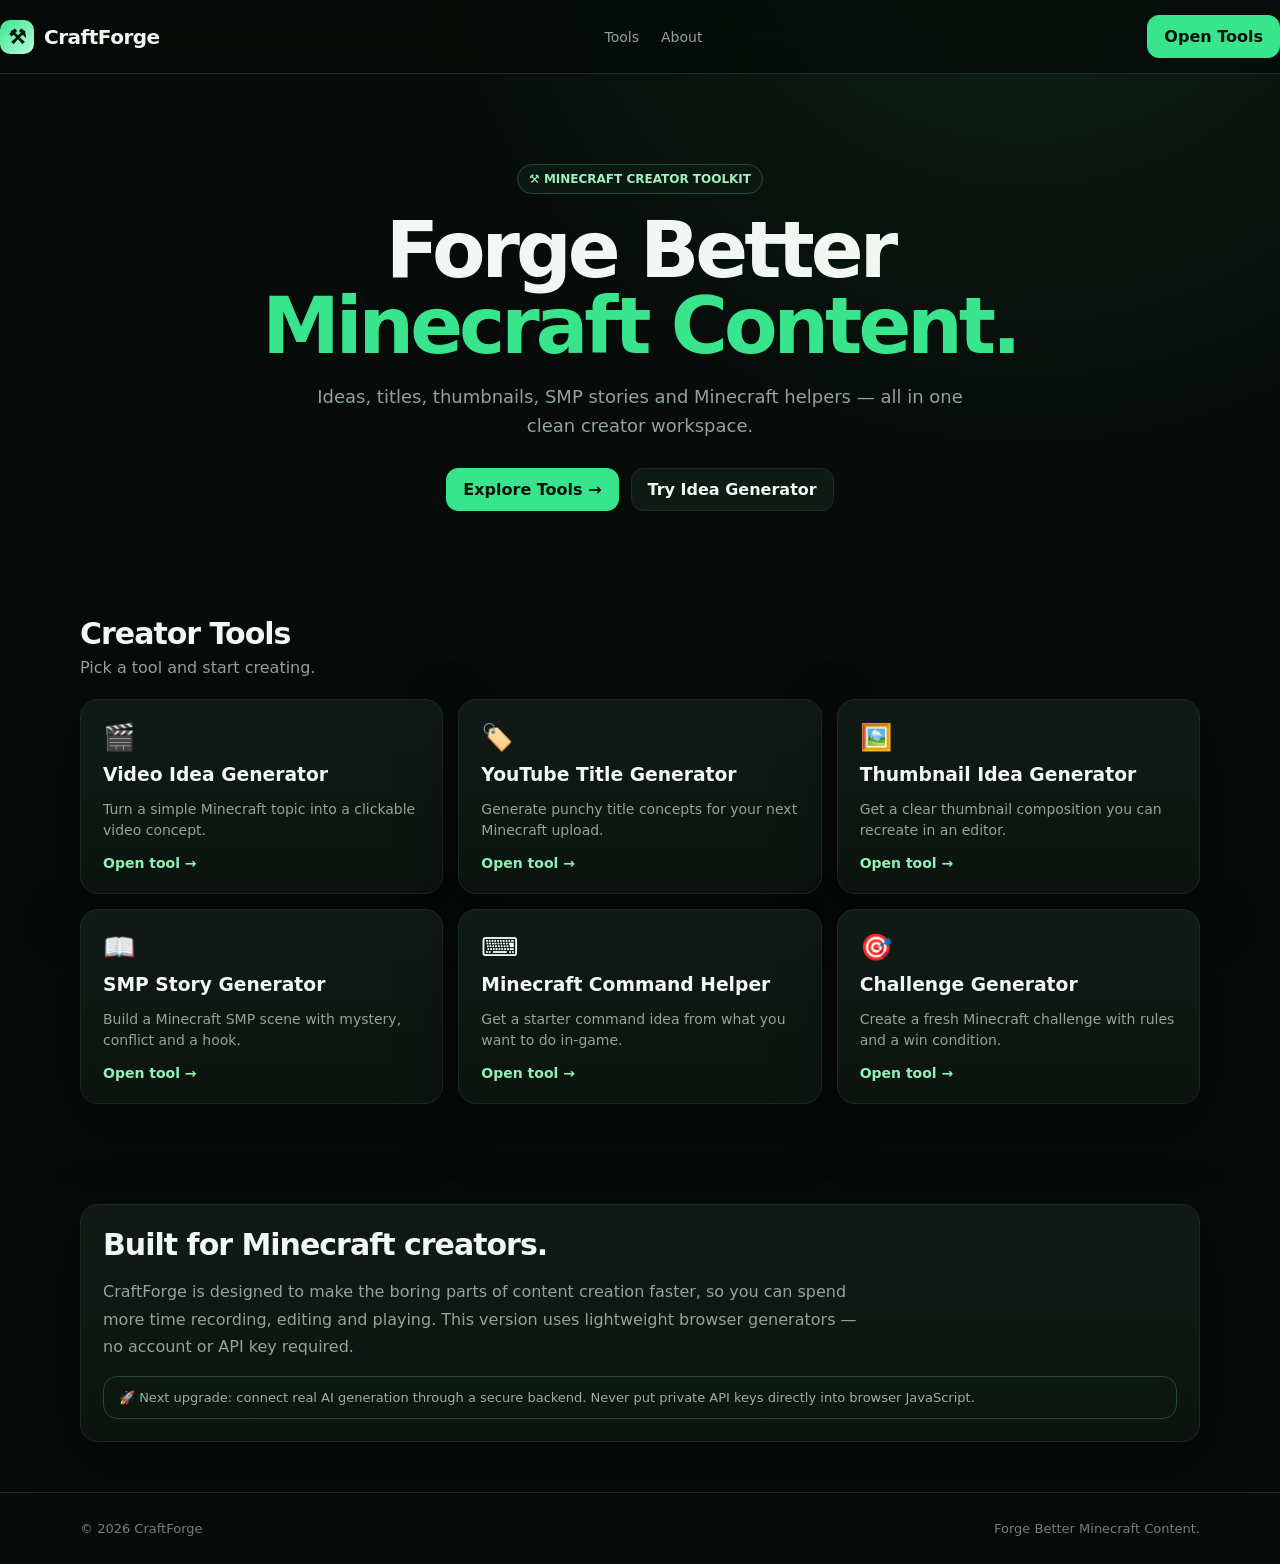
<file: index.html>
<!doctype html><html lang="en"><head><meta charset="utf-8"><meta name="viewport" content="width=device-width,initial-scale=1"><title>CraftForge — Minecraft Creator Toolkit</title><meta name="description" content="CraftForge — tools for Minecraft creators. Forge better Minecraft content."><link rel="stylesheet" href="style.css"></head><body>
<nav class="nav"><div class="wrap" style="display:flex;align-items:center;justify-content:space-between;width:100%"><a class="logo" href="index.html"><span class="logo-mark">⚒</span>CraftForge</a><div class="navlinks"><a href="#tools">Tools</a><a href="#about">About</a></div><a class="btn primary" href="#tools">Open Tools</a></div></nav>
<header class="hero"><div class="wrap"><span class="badge">⚒ MINECRAFT CREATOR TOOLKIT</span><h1>Forge Better<br><span>Minecraft Content.</span></h1><p>Ideas, titles, thumbnails, SMP stories and Minecraft helpers — all in one clean creator workspace.</p><div class="actions"><a class="btn primary" href="#tools">Explore Tools →</a><a class="btn" href="tools/video-ideas.html">Try Idea Generator</a></div></div></header>
<section class="section" id="tools"><div class="wrap"><div class="section-head"><div><h2>Creator Tools</h2><p>Pick a tool and start creating.</p></div></div><div class="tools">
<a class="card tool-card" href="tools/video-ideas.html"><div><div class="icon">🎬</div><h3>Video Idea Generator</h3><p>Turn a simple Minecraft topic into a clickable video concept.</p></div><span class="tool-link">Open tool →</span></a><a class="card tool-card" href="tools/titles.html"><div><div class="icon">🏷️</div><h3>YouTube Title Generator</h3><p>Generate punchy title concepts for your next Minecraft upload.</p></div><span class="tool-link">Open tool →</span></a><a class="card tool-card" href="tools/thumbnails.html"><div><div class="icon">🖼️</div><h3>Thumbnail Idea Generator</h3><p>Get a clear thumbnail composition you can recreate in an editor.</p></div><span class="tool-link">Open tool →</span></a><a class="card tool-card" href="tools/smp-story.html"><div><div class="icon">📖</div><h3>SMP Story Generator</h3><p>Build a Minecraft SMP scene with mystery, conflict and a hook.</p></div><span class="tool-link">Open tool →</span></a><a class="card tool-card" href="tools/commands.html"><div><div class="icon">⌨️</div><h3>Minecraft Command Helper</h3><p>Get a starter command idea from what you want to do in-game.</p></div><span class="tool-link">Open tool →</span></a><a class="card tool-card" href="tools/challenges.html"><div><div class="icon">🎯</div><h3>Challenge Generator</h3><p>Create a fresh Minecraft challenge with rules and a win condition.</p></div><span class="tool-link">Open tool →</span></a>
</div></div></section>
<section class="section" id="about"><div class="wrap"><div class="card"><h2>Built for Minecraft creators.</h2><p style="color:var(--muted);line-height:1.7;max-width:760px">CraftForge is designed to make the boring parts of content creation faster, so you can spend more time recording, editing and playing. This version uses lightweight browser generators — no account or API key required.</p><div class="notice">🚀 Next upgrade: connect real AI generation through a secure backend. Never put private API keys directly into browser JavaScript.</div></div></div></section>
<footer><div class="wrap footer-row"><span>© 2026 CraftForge</span><span>Forge Better Minecraft Content.</span></div></footer></body></html>
</file>
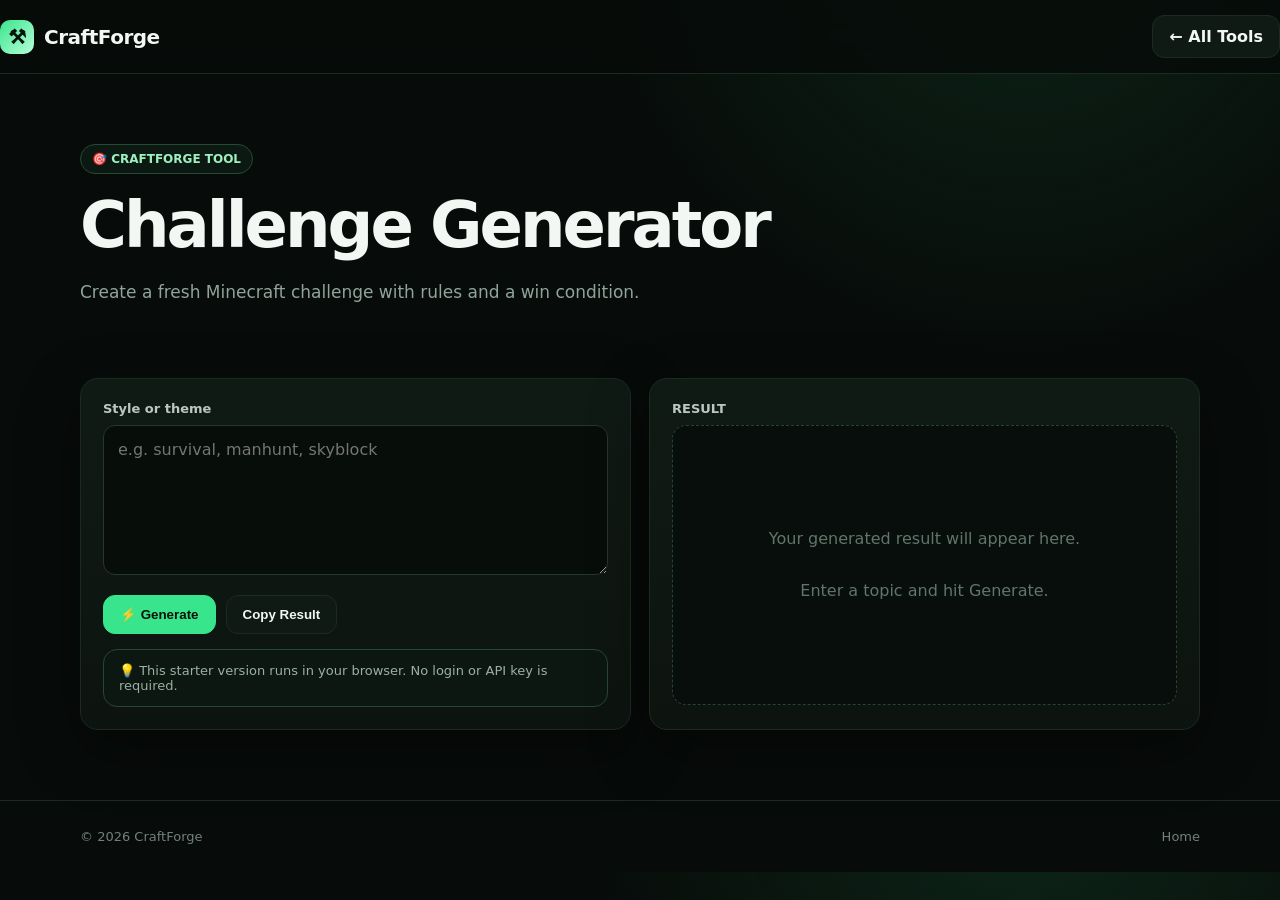
<file: tools/challenges.html>
<!doctype html><html lang="en"><head><meta charset="utf-8"><meta name="viewport" content="width=device-width,initial-scale=1"><title>Challenge Generator — CraftForge</title><meta name="description" content="Create a fresh Minecraft challenge with rules and a win condition."><link rel="stylesheet" href="../style.css"></head><body data-tool="challenges">
<nav class="nav"><div class="wrap" style="display:flex;align-items:center;justify-content:space-between;width:100%"><a class="logo" href="../index.html"><span class="logo-mark">⚒</span>CraftForge</a><a class="btn" href="../index.html#tools">← All Tools</a></div></nav>
<main class="wrap"><section class="tool-hero"><span class="badge">🎯 CRAFTFORGE TOOL</span><h1>Challenge Generator</h1><p>Create a fresh Minecraft challenge with rules and a win condition.</p></section>
<section class="workspace"><div class="card"><div class="field"><label class="label" for="topic">Style or theme</label><textarea id="topic" placeholder="e.g. survival, manhunt, skyblock"></textarea></div><div class="tool-actions"><button class="btn primary" id="generate">⚡ Generate</button><button class="btn" id="copy">Copy Result</button></div><div class="notice">💡 This starter version runs in your browser. No login or API key is required.</div></div>
<div class="card"><label class="label">RESULT</label><div id="result" class="result empty">Your generated result will appear here.<br><br>Enter a topic and hit Generate.</div></div></section></main>
<footer><div class="wrap footer-row"><span>© 2026 CraftForge</span><a href="../index.html">Home</a></div></footer><script src="../script.js"></script></body></html>
</file>
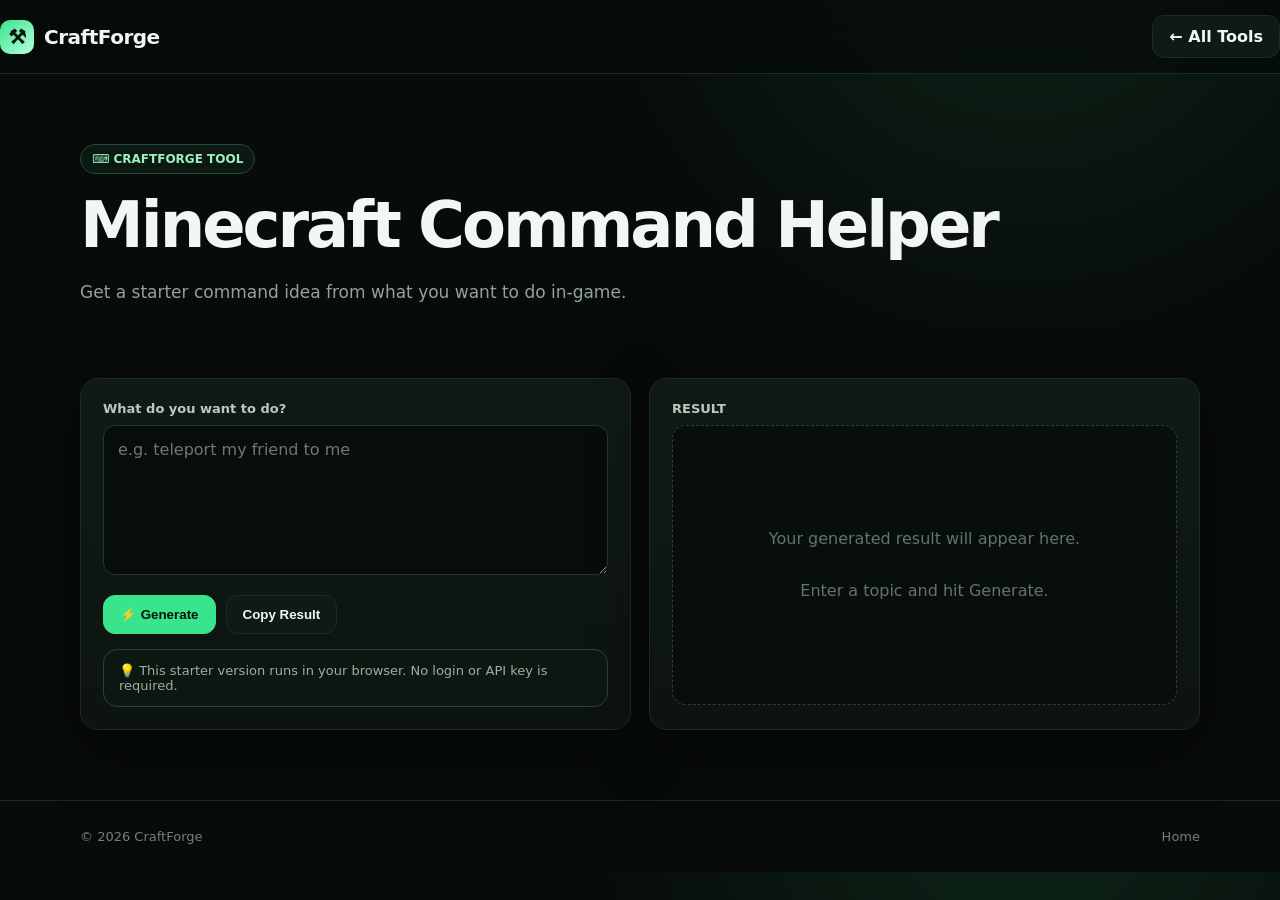
<file: tools/commands.html>
<!doctype html><html lang="en"><head><meta charset="utf-8"><meta name="viewport" content="width=device-width,initial-scale=1"><title>Minecraft Command Helper — CraftForge</title><meta name="description" content="Get a starter command idea from what you want to do in-game."><link rel="stylesheet" href="../style.css"></head><body data-tool="commands">
<nav class="nav"><div class="wrap" style="display:flex;align-items:center;justify-content:space-between;width:100%"><a class="logo" href="../index.html"><span class="logo-mark">⚒</span>CraftForge</a><a class="btn" href="../index.html#tools">← All Tools</a></div></nav>
<main class="wrap"><section class="tool-hero"><span class="badge">⌨️ CRAFTFORGE TOOL</span><h1>Minecraft Command Helper</h1><p>Get a starter command idea from what you want to do in-game.</p></section>
<section class="workspace"><div class="card"><div class="field"><label class="label" for="topic">What do you want to do?</label><textarea id="topic" placeholder="e.g. teleport my friend to me"></textarea></div><div class="tool-actions"><button class="btn primary" id="generate">⚡ Generate</button><button class="btn" id="copy">Copy Result</button></div><div class="notice">💡 This starter version runs in your browser. No login or API key is required.</div></div>
<div class="card"><label class="label">RESULT</label><div id="result" class="result empty">Your generated result will appear here.<br><br>Enter a topic and hit Generate.</div></div></section></main>
<footer><div class="wrap footer-row"><span>© 2026 CraftForge</span><a href="../index.html">Home</a></div></footer><script src="../script.js"></script></body></html>
</file>
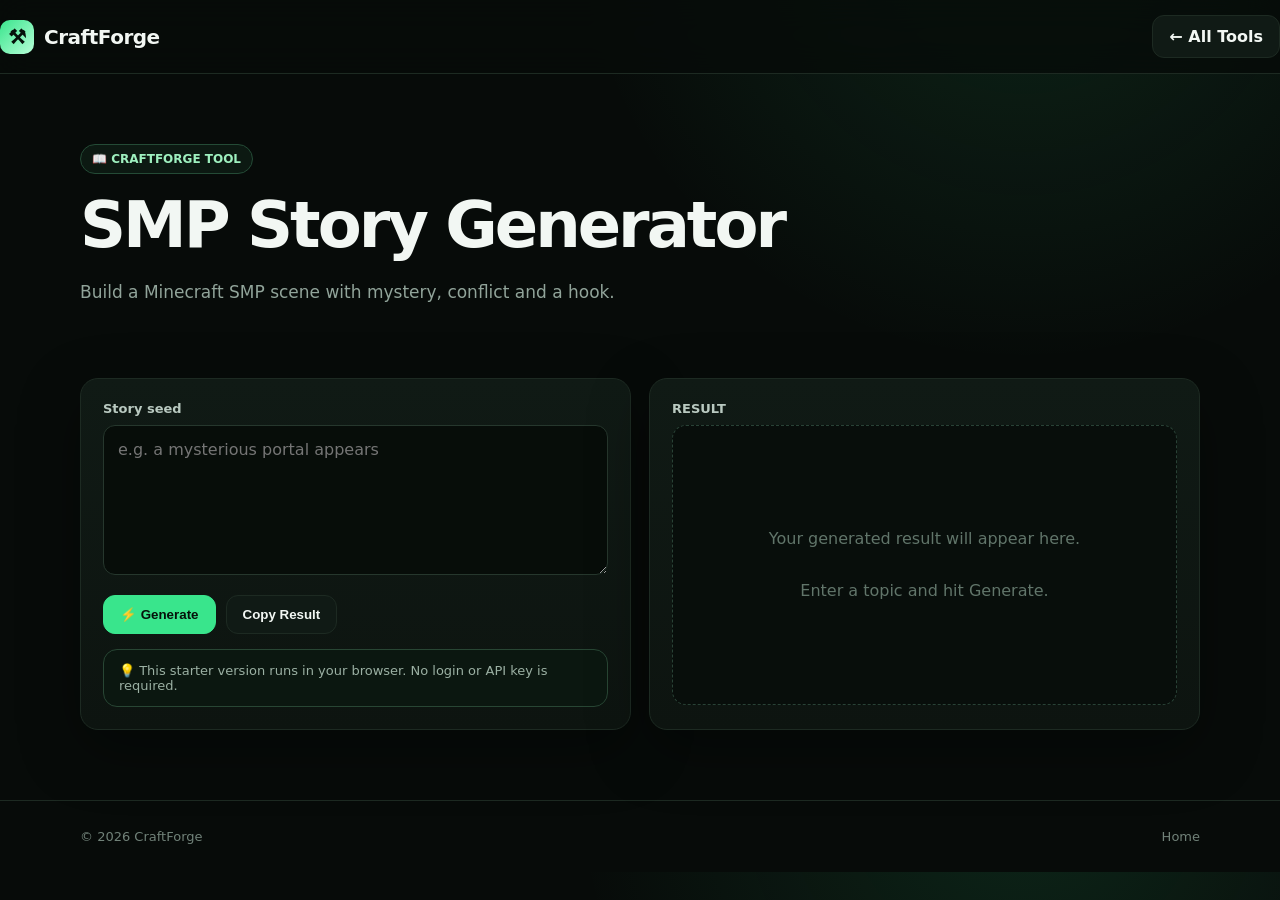
<file: tools/smp-story.html>
<!doctype html><html lang="en"><head><meta charset="utf-8"><meta name="viewport" content="width=device-width,initial-scale=1"><title>SMP Story Generator — CraftForge</title><meta name="description" content="Build a Minecraft SMP scene with mystery, conflict and a hook."><link rel="stylesheet" href="../style.css"></head><body data-tool="smp-story">
<nav class="nav"><div class="wrap" style="display:flex;align-items:center;justify-content:space-between;width:100%"><a class="logo" href="../index.html"><span class="logo-mark">⚒</span>CraftForge</a><a class="btn" href="../index.html#tools">← All Tools</a></div></nav>
<main class="wrap"><section class="tool-hero"><span class="badge">📖 CRAFTFORGE TOOL</span><h1>SMP Story Generator</h1><p>Build a Minecraft SMP scene with mystery, conflict and a hook.</p></section>
<section class="workspace"><div class="card"><div class="field"><label class="label" for="topic">Story seed</label><textarea id="topic" placeholder="e.g. a mysterious portal appears"></textarea></div><div class="tool-actions"><button class="btn primary" id="generate">⚡ Generate</button><button class="btn" id="copy">Copy Result</button></div><div class="notice">💡 This starter version runs in your browser. No login or API key is required.</div></div>
<div class="card"><label class="label">RESULT</label><div id="result" class="result empty">Your generated result will appear here.<br><br>Enter a topic and hit Generate.</div></div></section></main>
<footer><div class="wrap footer-row"><span>© 2026 CraftForge</span><a href="../index.html">Home</a></div></footer><script src="../script.js"></script></body></html>
</file>
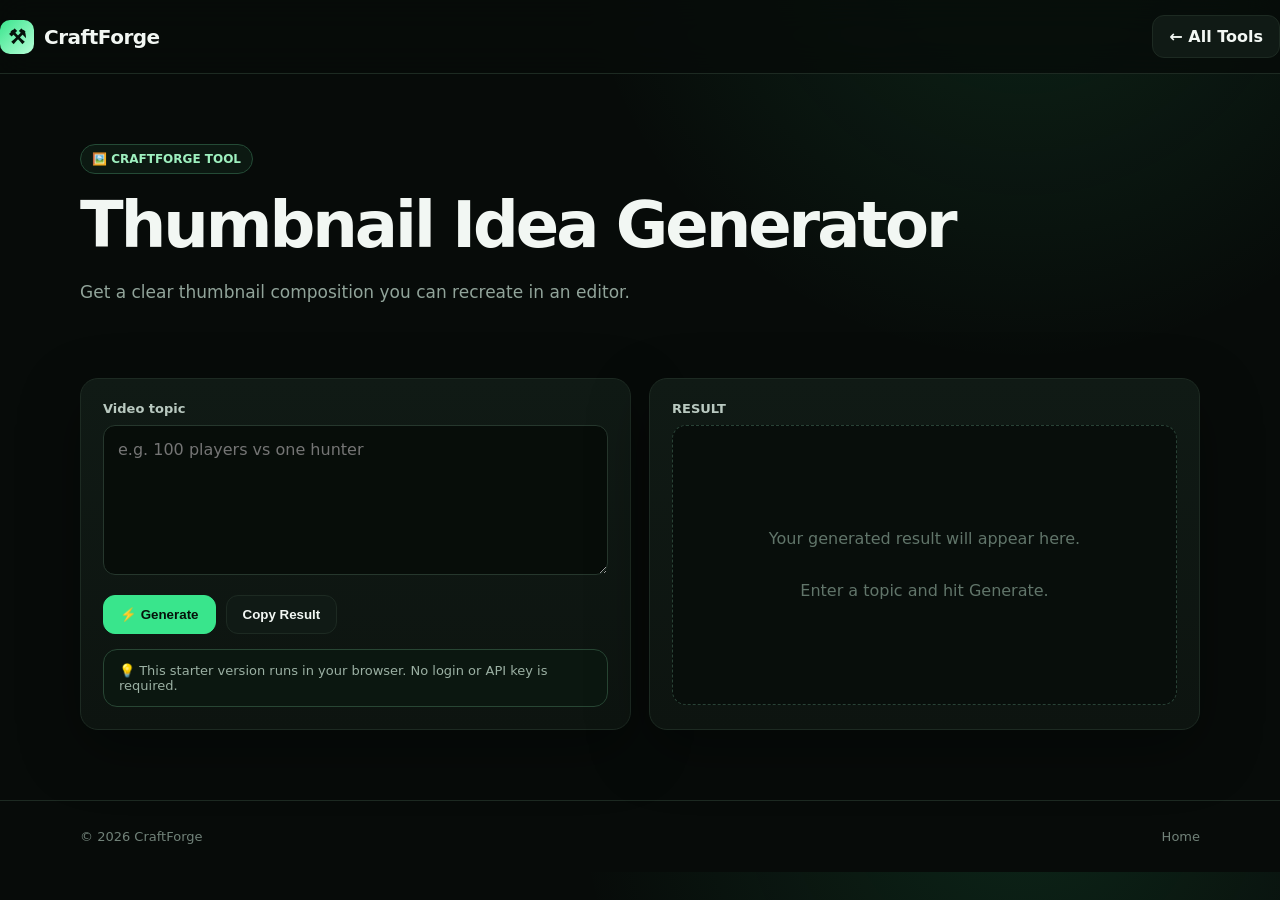
<file: tools/thumbnails.html>
<!doctype html><html lang="en"><head><meta charset="utf-8"><meta name="viewport" content="width=device-width,initial-scale=1"><title>Thumbnail Idea Generator — CraftForge</title><meta name="description" content="Get a clear thumbnail composition you can recreate in an editor."><link rel="stylesheet" href="../style.css"></head><body data-tool="thumbnails">
<nav class="nav"><div class="wrap" style="display:flex;align-items:center;justify-content:space-between;width:100%"><a class="logo" href="../index.html"><span class="logo-mark">⚒</span>CraftForge</a><a class="btn" href="../index.html#tools">← All Tools</a></div></nav>
<main class="wrap"><section class="tool-hero"><span class="badge">🖼️ CRAFTFORGE TOOL</span><h1>Thumbnail Idea Generator</h1><p>Get a clear thumbnail composition you can recreate in an editor.</p></section>
<section class="workspace"><div class="card"><div class="field"><label class="label" for="topic">Video topic</label><textarea id="topic" placeholder="e.g. 100 players vs one hunter"></textarea></div><div class="tool-actions"><button class="btn primary" id="generate">⚡ Generate</button><button class="btn" id="copy">Copy Result</button></div><div class="notice">💡 This starter version runs in your browser. No login or API key is required.</div></div>
<div class="card"><label class="label">RESULT</label><div id="result" class="result empty">Your generated result will appear here.<br><br>Enter a topic and hit Generate.</div></div></section></main>
<footer><div class="wrap footer-row"><span>© 2026 CraftForge</span><a href="../index.html">Home</a></div></footer><script src="../script.js"></script></body></html>
</file>
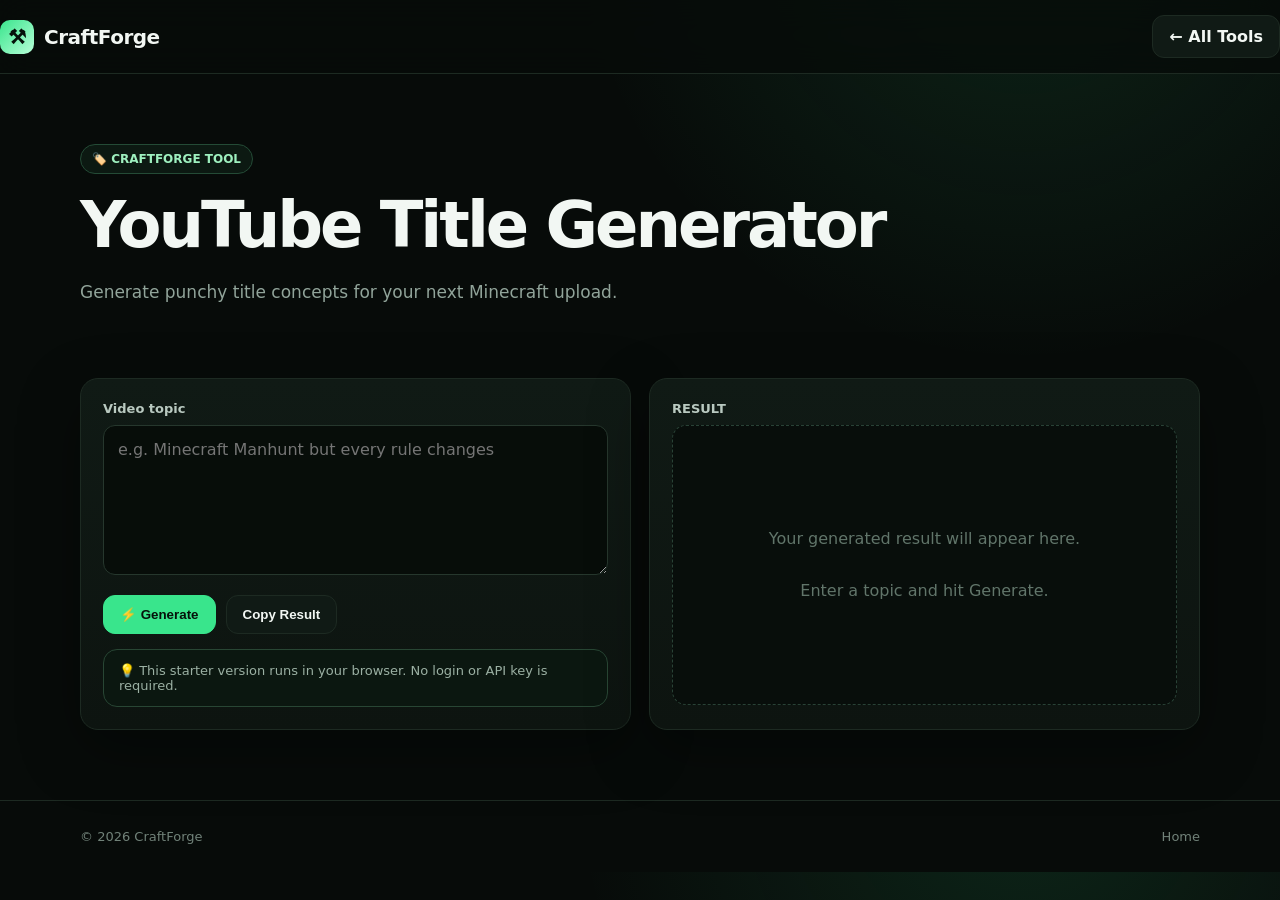
<file: tools/titles.html>
<!doctype html><html lang="en"><head><meta charset="utf-8"><meta name="viewport" content="width=device-width,initial-scale=1"><title>YouTube Title Generator — CraftForge</title><meta name="description" content="Generate punchy title concepts for your next Minecraft upload."><link rel="stylesheet" href="../style.css"></head><body data-tool="titles">
<nav class="nav"><div class="wrap" style="display:flex;align-items:center;justify-content:space-between;width:100%"><a class="logo" href="../index.html"><span class="logo-mark">⚒</span>CraftForge</a><a class="btn" href="../index.html#tools">← All Tools</a></div></nav>
<main class="wrap"><section class="tool-hero"><span class="badge">🏷️ CRAFTFORGE TOOL</span><h1>YouTube Title Generator</h1><p>Generate punchy title concepts for your next Minecraft upload.</p></section>
<section class="workspace"><div class="card"><div class="field"><label class="label" for="topic">Video topic</label><textarea id="topic" placeholder="e.g. Minecraft Manhunt but every rule changes"></textarea></div><div class="tool-actions"><button class="btn primary" id="generate">⚡ Generate</button><button class="btn" id="copy">Copy Result</button></div><div class="notice">💡 This starter version runs in your browser. No login or API key is required.</div></div>
<div class="card"><label class="label">RESULT</label><div id="result" class="result empty">Your generated result will appear here.<br><br>Enter a topic and hit Generate.</div></div></section></main>
<footer><div class="wrap footer-row"><span>© 2026 CraftForge</span><a href="../index.html">Home</a></div></footer><script src="../script.js"></script></body></html>
</file>
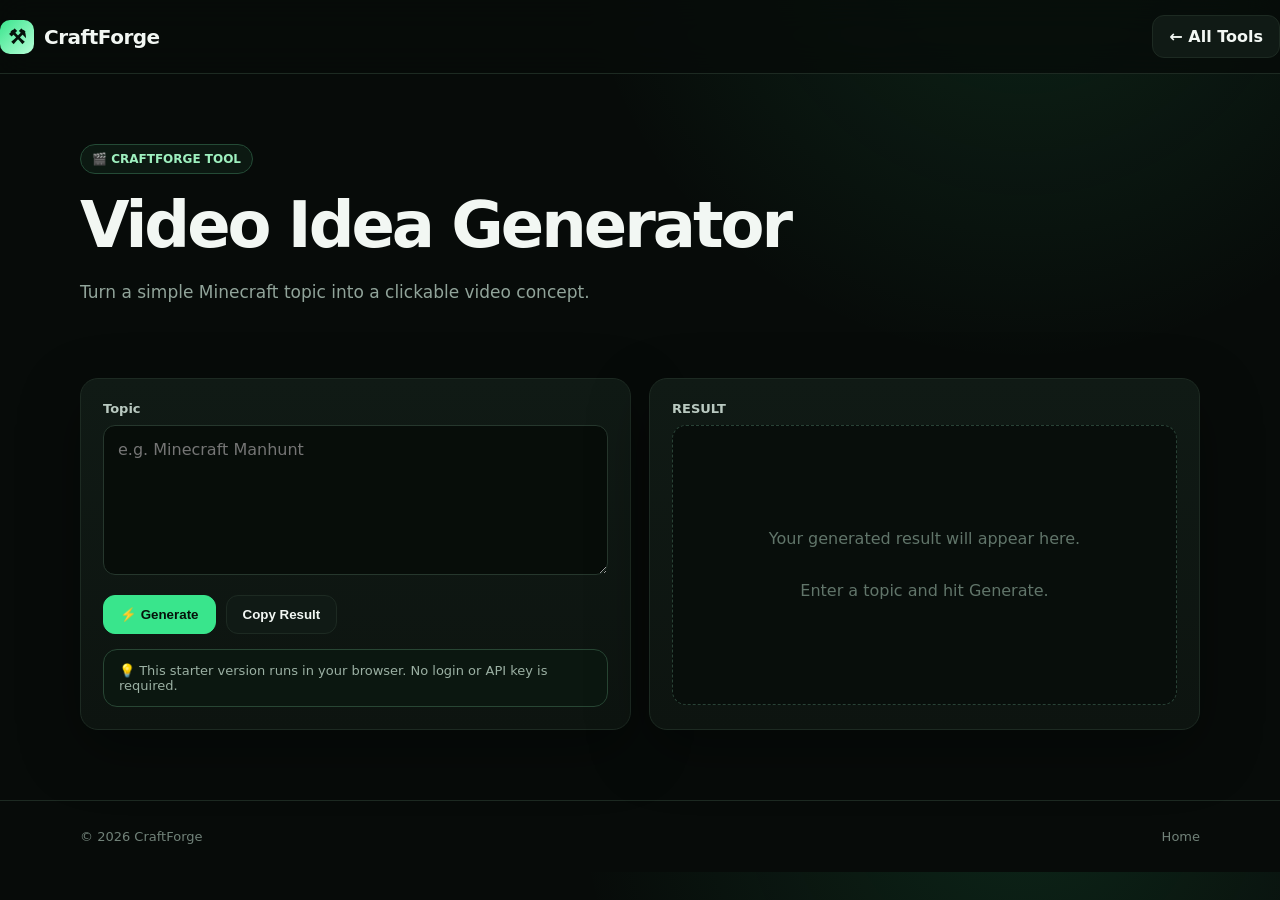
<file: tools/video-ideas.html>
<!doctype html><html lang="en"><head><meta charset="utf-8"><meta name="viewport" content="width=device-width,initial-scale=1"><title>Video Idea Generator — CraftForge</title><meta name="description" content="Turn a simple Minecraft topic into a clickable video concept."><link rel="stylesheet" href="../style.css"></head><body data-tool="video-ideas">
<nav class="nav"><div class="wrap" style="display:flex;align-items:center;justify-content:space-between;width:100%"><a class="logo" href="../index.html"><span class="logo-mark">⚒</span>CraftForge</a><a class="btn" href="../index.html#tools">← All Tools</a></div></nav>
<main class="wrap"><section class="tool-hero"><span class="badge">🎬 CRAFTFORGE TOOL</span><h1>Video Idea Generator</h1><p>Turn a simple Minecraft topic into a clickable video concept.</p></section>
<section class="workspace"><div class="card"><div class="field"><label class="label" for="topic">Topic</label><textarea id="topic" placeholder="e.g. Minecraft Manhunt"></textarea></div><div class="tool-actions"><button class="btn primary" id="generate">⚡ Generate</button><button class="btn" id="copy">Copy Result</button></div><div class="notice">💡 This starter version runs in your browser. No login or API key is required.</div></div>
<div class="card"><label class="label">RESULT</label><div id="result" class="result empty">Your generated result will appear here.<br><br>Enter a topic and hit Generate.</div></div></section></main>
<footer><div class="wrap footer-row"><span>© 2026 CraftForge</span><a href="../index.html">Home</a></div></footer><script src="../script.js"></script></body></html>
</file>
<file: style.css>
:root{
  --bg:#070b09;--panel:#0d1410;--panel2:#101a15;--line:#1d2a22;
  --text:#f2f7f3;--muted:#91a49a;--green:#39e58c;--green2:#20b96d;
  --shadow:0 20px 60px rgba(0,0,0,.35);--radius:18px
}
*{box-sizing:border-box}html{scroll-behavior:smooth}body{
  margin:0;background:radial-gradient(circle at 80% -10%,rgba(57,229,140,.12),transparent 32%),var(--bg);
  color:var(--text);font-family:Inter,ui-sans-serif,system-ui,-apple-system,Segoe UI,sans-serif
}
a{color:inherit;text-decoration:none}.wrap{width:min(1120px,calc(100% - 36px));margin:auto}
.nav{height:74px;border-bottom:1px solid var(--line);display:flex;align-items:center;justify-content:space-between;position:sticky;top:0;background:rgba(7,11,9,.82);backdrop-filter:blur(16px);z-index:10}
.logo{display:flex;align-items:center;gap:10px;font-weight:900;letter-spacing:-.5px;font-size:20px}.logo-mark{width:34px;height:34px;border-radius:10px;background:linear-gradient(135deg,var(--green),#b7ffd8);display:grid;place-items:center;color:#06110a;font-weight:1000}
.navlinks{display:flex;gap:22px;color:var(--muted);font-size:14px}.navlinks a:hover{color:var(--text)}
.btn{border:1px solid var(--line);background:var(--panel2);color:var(--text);padding:11px 16px;border-radius:12px;font-weight:800;cursor:pointer;display:inline-flex;align-items:center;gap:8px}.btn.primary{background:var(--green);color:#06110a;border-color:var(--green)}.btn:hover{transform:translateY(-1px)}
.hero{padding:90px 0 55px;text-align:center}.badge{display:inline-flex;border:1px solid #244b36;background:#0c1912;color:#9ef0bf;padding:7px 11px;border-radius:999px;font-size:12px;font-weight:800}.hero h1{font-size:clamp(44px,7vw,78px);line-height:.98;margin:18px auto;letter-spacing:-4px;max-width:900px}.hero h1 span{color:var(--green)}.hero p{color:var(--muted);max-width:680px;margin:0 auto 28px;font-size:18px;line-height:1.6}.actions{display:flex;justify-content:center;gap:12px;flex-wrap:wrap}
.section{padding:50px 0}.section-head{display:flex;justify-content:space-between;align-items:end;margin-bottom:22px}.section h2{font-size:30px;margin:0;letter-spacing:-1px}.section-head p{color:var(--muted);margin:7px 0 0}.tools{display:grid;grid-template-columns:repeat(3,1fr);gap:15px}.card{border:1px solid var(--line);background:linear-gradient(180deg,var(--panel2),var(--panel));border-radius:var(--radius);padding:22px;box-shadow:var(--shadow)}.tool-card{min-height:190px;display:flex;flex-direction:column;justify-content:space-between;transition:.2s}.tool-card:hover{border-color:#2c6949;transform:translateY(-3px)}.icon{font-size:26px}.tool-card h3{margin:12px 0 7px}.tool-card p{color:var(--muted);line-height:1.5;font-size:14px}.tool-link{color:#8ef1b5;font-weight:800;font-size:14px}
.tool-hero{padding:70px 0 30px}.tool-hero h1{font-size:clamp(38px,6vw,64px);letter-spacing:-3px;margin:14px 0}.tool-hero p{max-width:700px;color:var(--muted);font-size:17px;line-height:1.6}
.workspace{display:grid;grid-template-columns:1fr 1fr;gap:18px;margin:25px 0 70px}.label{display:block;color:#b9c9c0;font-size:13px;font-weight:800;margin-bottom:9px}input,textarea,select{width:100%;background:#070d09;color:var(--text);border:1px solid #26372d;border-radius:12px;padding:14px;font:inherit;outline:none}input:focus,textarea:focus,select:focus{border-color:var(--green)}textarea{min-height:150px;resize:vertical}.field{margin-bottom:16px}.result{min-height:280px;white-space:pre-wrap;color:#dce8e1;line-height:1.65;background:#080e0b;border:1px dashed #294236;border-radius:14px;padding:18px}.result.empty{display:grid;place-items:center;color:#61756a;text-align:center}.tool-actions{display:flex;gap:10px;flex-wrap:wrap}
footer{border-top:1px solid var(--line);padding:28px 0;color:#718279;font-size:13px}.footer-row{display:flex;justify-content:space-between;gap:15px;flex-wrap:wrap}
.notice{border:1px solid #284634;background:#0b1710;border-radius:14px;padding:13px 15px;color:#9bb0a3;font-size:13px;margin-top:15px}
@media(max-width:800px){.tools{grid-template-columns:1fr 1fr}.workspace{grid-template-columns:1fr}.navlinks{display:none}.hero{padding-top:65px}}
@media(max-width:540px){.wrap{width:min(100% - 24px,1120px)}.tools{grid-template-columns:1fr}.hero h1{letter-spacing:-2px}.section{padding:35px 0}.workspace{margin-bottom:40px}}
</file>
